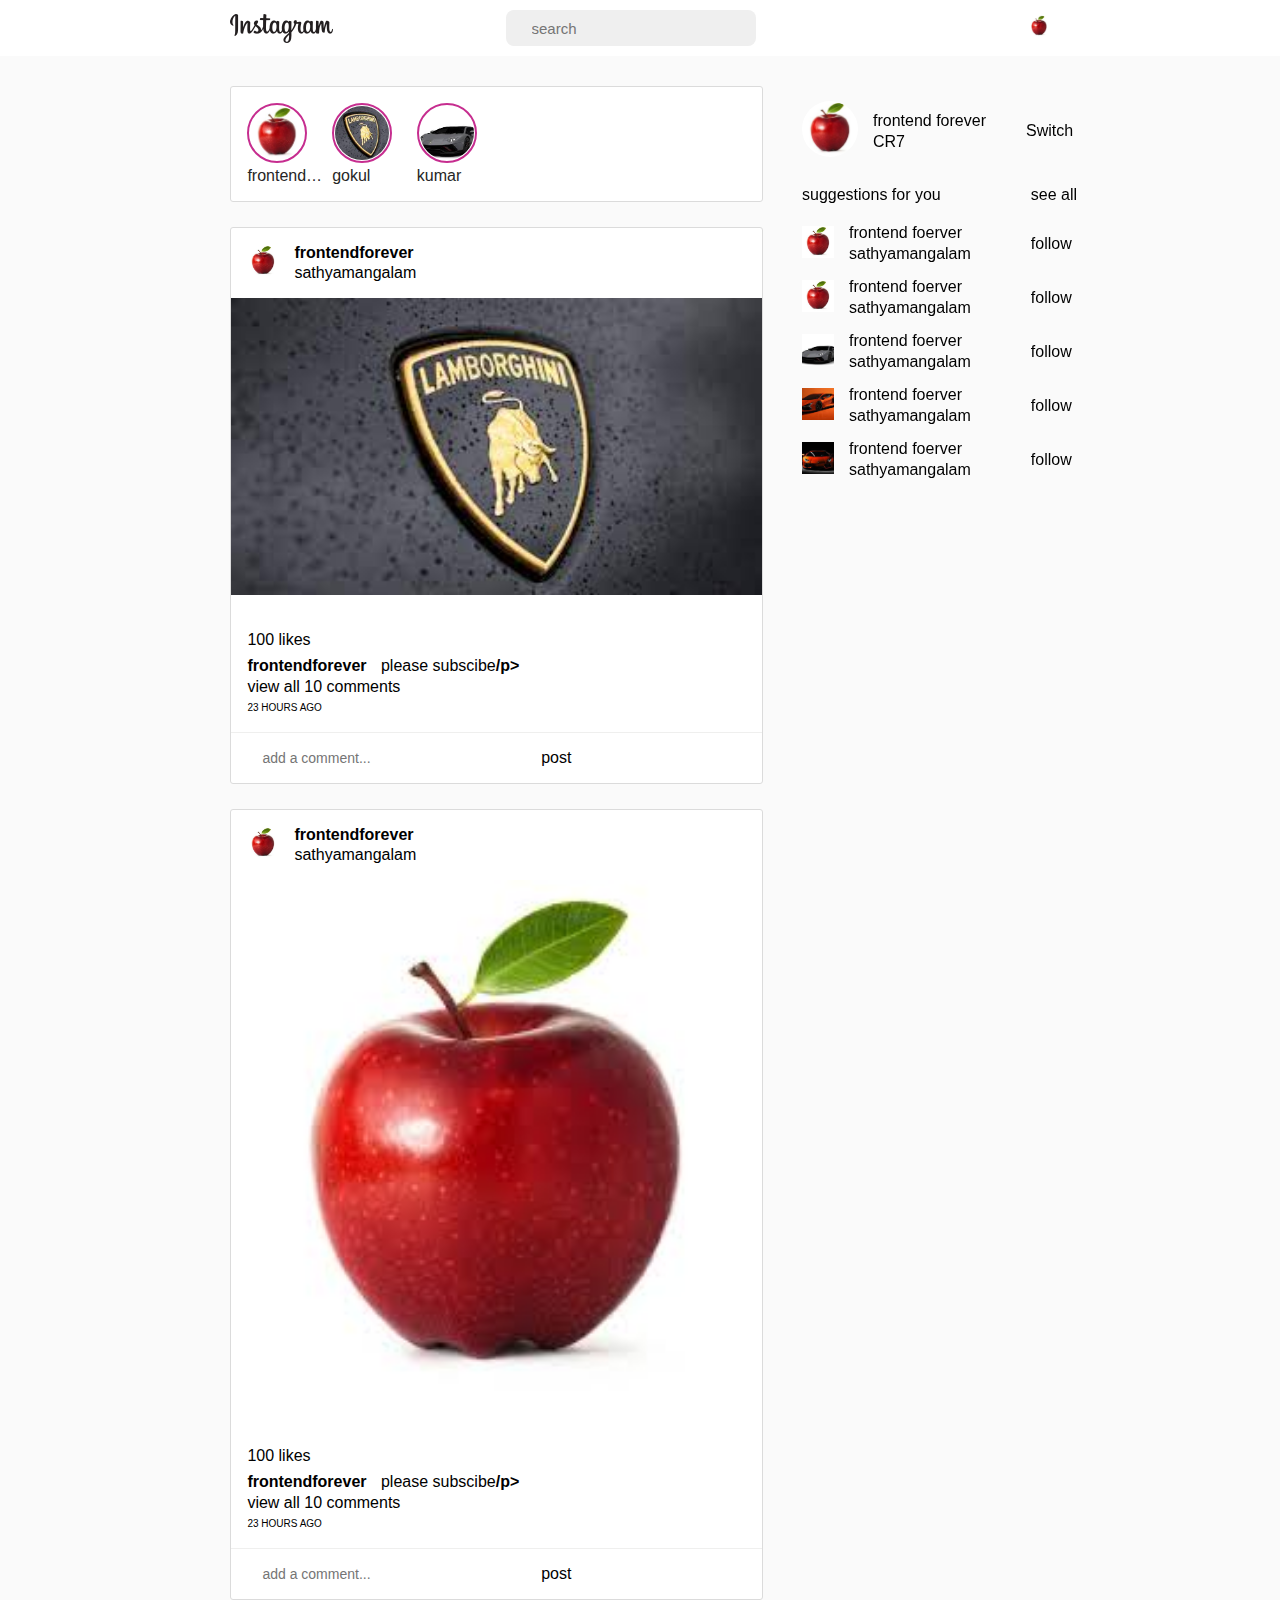
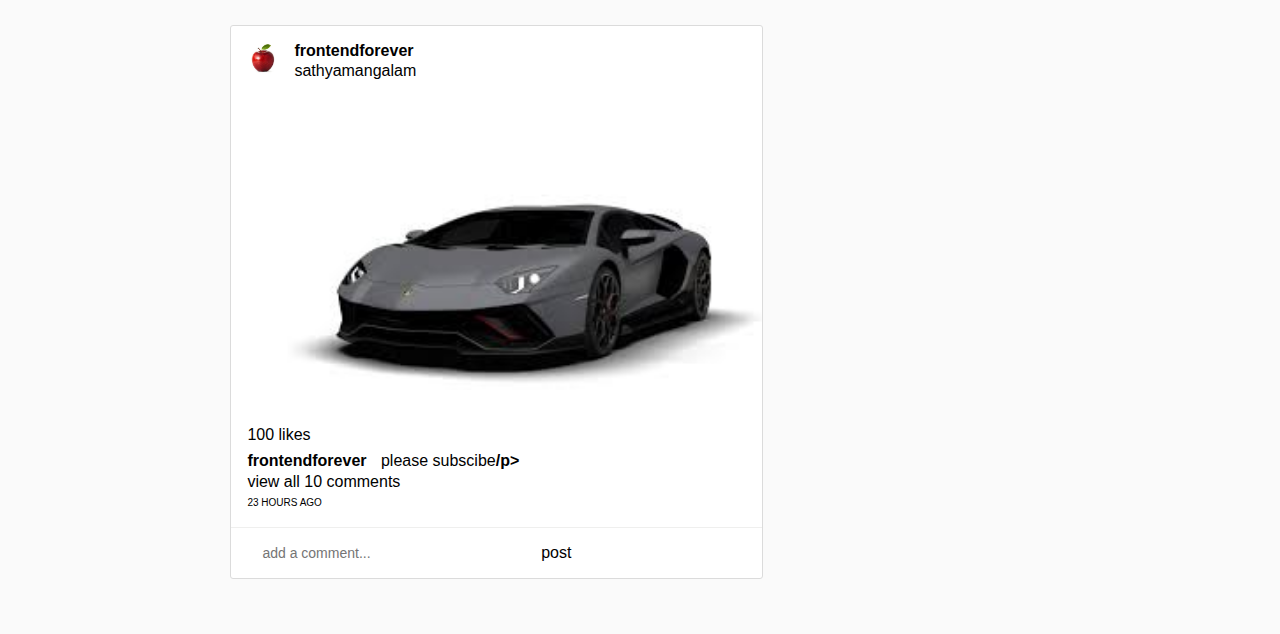
<file: index.html>
<!DOCTYPE html>
<html lang="en">

<head>

  <meta charset="UTF-8">
  <meta name="viewport" content="width=device-width, initial-scale=1.0">
  <title>instagram</title>
  <link rel="stylesheet" href="style.css">
  <link rel="stylesheet" href="https://cdnjs.cloudflare.com/ajax/libs/font-awesome/6.5.1/css/all.min.css"
    integrity="sha512-DTOQO9RWCH3ppGqcWaEA1BIZOC6xxalwEsw9c2QQeAIftl+Vegovlnee1c9QX4TctnWMn13TZye+giMm8e2LwA=="
    crossorigin="anonymous" referrerpolicy="no-referrer" />


</head>

<body>

  <div class="insta">
    <header>
      <div class="logo">
        <img src="insta.png" alt="**">
      </div>
      <div class="search-box">
        <i class="fa-solid fa-magnifying-glass"></i>
        <input type="search" placeholder="search">
      </div>
      <nav>
        <ul>
          <li><a href="#"><i class="fa-solid fa-house"></i></a></li>
          <li><a href="#"><i class="fab fa-facebook-messenger"></i></a></li>
          <li><a href="#"><i class="fa-solid fa-plus-square"></i></a></li>
          <li><a href="#"><i class="fa-solid fa-compass"></i></a></li>
          <li><a href="#"><i class="fa-solid fa-heart"></i></a></li>
          <li><a href="#"><img src="ff.jpg" alt="kjhsfkj"></a></li>





        </ul>
      </nav>
    </header>

    <section>
      <div class="left-side">
        <div class="story">
          <div class="stories">
            <a href="#"><img src="ff.jpg" width="60" height="60" alt="fff"></a>
            <p>frontendforever</p>
          </div>
          <div class="stories">
            <a href="#"><img src="bg.jpg" width="60" height="60" alt="fff"></a>
            <p>gokul</p>
          </div>
          <div class="stories">
            <a href="#"><img src="bg1.jpg" width="60" height="60" alt="fff"></a>
            <p>kumar</p>
          </div>
        </div>

        <div class="posts">
          <div class="post-title">
            <div class="post-left">
              <div class="image">
                <img src="ff.jpg" alt="ff" width="32" height="32">
              </div>
              <div class="details">
                <p class="name">frontendforever</p>
                <p class="location">sathyamangalam</p>
              </div>

            </div>
            <div class="post-right">
              <i class="fas fa-ellipsis-h"></i>
            </div>
          </div>
          <div class="post-content">
            <img src="bg.jpg" alt="ff" height="600" width="600">
          </div>

          <div class="post-footer">
            <div class="like-share-comment">
              <i class="far fa-heart"></i>
              <i class="far fa-comment"></i>
              <i class="far fa-paper-plane"></i>
            </div>
            <div class="save">
              <i class="far fa-bookmark"></i>
            </div>
          </div>

          <div class="post-footer-content">

            <p class="likes">100 likes</p>
            <p class="name">frontendforever <span>please subscibe</span>/p>
            <p class="comments">view all 10 comments</p>
            <p class="posting-time">23 HOURS AGO</p>
          </div>

          <div class="add-comment">
            <div class="left-side">
              <i class="far fa-smile-beam"></i>
              <input type="text" placeholder="add a comment...">
              <div class="right-side">

              </div>
              <p>post</p>
            </div>
          </div>



        </div>
        <div class="posts">
          <div class="post-title">
            <div class="post-left">
              <div class="image">
                <img src="ff.jpg" alt="ff" width="32" height="32">
              </div>
              <div class="details">
                <p class="name">frontendforever</p>
                <p class="location">sathyamangalam</p>
              </div>

            </div>
            <div class="post-right">
              <i class="fas fa-ellipsis-h"></i>
            </div>
          </div>
          <div class="post-content">
            <img src="ff.jpg" alt="ff" height="600" width="600">
          </div>

          <div class="post-footer">
            <div class="like-share-comment">
              <i class="far fa-heart"></i>
              <i class="far fa-comment"></i>
              <i class="far fa-paper-plane"></i>
            </div>
            <div class="save">
              <i class="far fa-bookmark"></i>
            </div>
          </div>

          <div class="post-footer-content">

            <p class="likes">100 likes</p>
            <p class="name">frontendforever <span>please subscibe</span>/p>
            <p class="comments">view all 10 comments</p>
            <p class="posting-time">23 HOURS AGO</p>
          </div>

          <div class="add-comment">
            <div class="left-side">
              <i class="far fa-smile-beam"></i>
              <input type="text" placeholder="add a comment...">
              <div class="right-side">

              </div>
              <p>post</p>
            </div>
          </div>



        </div>
        <div class="posts">
          <div class="post-title">
            <div class="post-left">
              <div class="image">
                <img src="ff.jpg" alt="ff" width="32" height="32">
              </div>
              <div class="details">
                <p class="name">frontendforever</p>
                <p class="location">sathyamangalam</p>
              </div>

            </div>
            <div class="post-right">
              <i class="fas fa-ellipsis-h"></i>
            </div>
          </div>
          <div class="post-content">
            <img src="bg1.jpg" alt="ff" height="600" width="600">
          </div>

          <div class="post-footer">
            <div class="like-share-comment">
              <i class="far fa-heart"></i>
              <i class="far fa-comment"></i>
              <i class="far fa-paper-plane"></i>
            </div>
            <div class="save">
              <i class="far fa-bookmark"></i>
            </div>
          </div>

          <div class="post-footer-content">

            <p class="likes">100 likes</p>
            <p class="name">frontendforever <span>please subscibe</span>/p>
            <p class="comments">view all 10 comments</p>
            <p class="posting-time">23 HOURS AGO</p>
          </div>

          <div class="add-comment">
            <div class="left-side">
              <i class="far fa-smile-beam"></i>
              <input type="text" placeholder="add a comment...">
              <div class="right-side">

              </div>
              <p>post</p>
            </div>
          </div>



        </div>
      </div>

      <div class="right-side">
        <div class="profile-title">
          <div class="profile-left">
            <div class="image">
              <img src="ff.jpg" alt="ff" width="56" height="56">
            </div>
            <div class="details">
              <p class="name">frontend forever</p>
              <p class="surname">CR7</p>

            </div>
          </div>
          <div class="profile-right">
            <p>Switch</p>
          </div>
        </div>

        <div class="suggestions">
          <p>suggestions for you</p>
          <p>see all</p>
        </div>
        <div class="suggestion-title">
          <div class="suggestion-left">
            <div class="image">
              <img src="ff.jpg" alt="ff" height="32" width="32">
            </div>
            <div class="details">
              <p class="name">frontend foerver</p>
              <p class="location">sathyamangalam</p>
            </div>
          </div>
          <div class="suggestion-right">
            <p>follow</p>
          </div>
        </div>

        <div class="suggestion-title">
          <div class="suggestion-left">
            <div class="image">
              <img src="ff.jpg" alt="ff" height="32" width="32">
            </div>
            <div class="details">
              <p class="name">frontend foerver</p>
              <p class="location">sathyamangalam</p>
            </div>
          </div>
          <div class="suggestion-right">
            <p>follow</p>
          </div>
        </div>
        <div class="suggestion-title">
          <div class="suggestion-left">
            <div class="image">
              <img src="bg1.jpg" alt="ff" height="32" width="32">
            </div>
            <div class="details">
              <p class="name">frontend foerver</p>
              <p class="location">sathyamangalam</p>
            </div>
          </div>
          <div class="suggestion-right">
            <p>follow</p>
          </div>
        </div>
        <div class="suggestion-title">
          <div class="suggestion-left">
            <div class="image">
              <img src="bg2.jpg" alt="ff" height="32" width="32">
            </div>
            <div class="details">
              <p class="name">frontend foerver</p>
              <p class="location">sathyamangalam</p>
            </div>
          </div>
          <div class="suggestion-right">
            <p>follow</p>
          </div>
        </div>
        <div class="suggestion-title">
          <div class="suggestion-left">
            <div class="image">
              <img src="bg3.jpg" alt="ff" height="32" width="32">
            </div>
            <div class="details">
              <p class="name">frontend foerver</p>
              <p class="location">sathyamangalam</p>
            </div>
          </div>
          <div class="suggestion-right">
            <p>follow</p>
          </div>
        </div>

      </div>


    </section>
  </div>
</body>

</html>
</file>
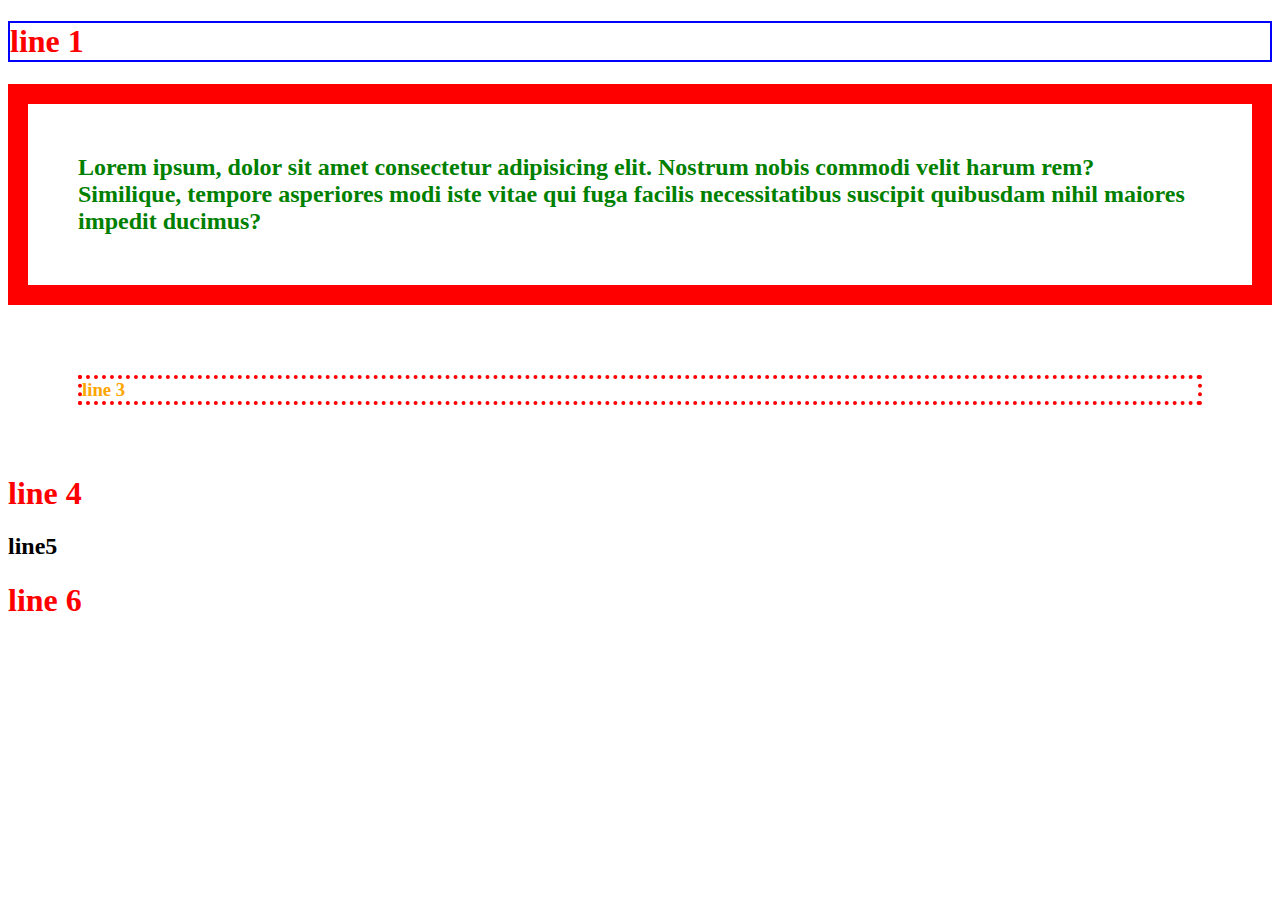
<file: rough.html>
<!DOCTYPE html>
<html lang="en">
<head>
    <meta charset="UTF-8">
    <meta name="viewport" content="width=device-width, initial-scale=1.0">
    <title>test</title>
<style>
h1{
color :red
}

</style>

</head>
<body>
    <h1  style="border: 2px solid blue;">line 1</h1>
    <h2 style="color: green; border: 20px solid red; padding: 50px;">Lorem ipsum, dolor sit amet consectetur adipisicing elit. Nostrum nobis commodi velit harum rem? Similique, tempore asperiores modi iste vitae qui fuga facilis necessitatibus suscipit quibusdam nihil maiores impedit ducimus?</h2>
    <h3 style="color:orange;border: 4px dotted red; margin: 70px;">line 3</h3>
    <h1>line 4</h1>
    <h2>line5</h2>
    <h1>line 6</h1>

</body>
</html>
</file>
<file: style.css>
*{
    margin: 0;
    padding: 0;
    box-sizing: border-box;
    font-family: sans-serif;
}   


/* header */

header{
    display: flex;
    justify-content: space-between;
    align-items: center;
    padding: 10px 18%;
    border-bottom : 1px solid rgba (219,219,219,1);
    background-color: white;
    position: sticky;
    top: 0;
    z-index: 10;
}
header .logo{
    height: 29px;
}
header .logo img{
    height: 100%;
    object-fit: contain;
}
header .search-box{
    width:250px;
    background-color: rgba(239,239,239,1);
    padding: 3px 16px ;
    display: flex;
    align-items: center;
    border-radius: 8px;
    /* border: 2px solid red; */
}
header .search-box input{
    height: 30px;
    border: none;
    outline: none;
    background-color: rgba(239,239,239,1);
    padding-left:10px;
    font-size: 15px;
    /* border: 2px solid blue; */
    color: #8e8e8e;
}
header nav ul{
    list-style: none;
    display: flex;
}
header nav ul li{
     margin-right:20px ;
}
    

header nav ul li:last-child{
    margin-right:0;
}

header nav ul li a img{
    width:22px;
    height:22px;
    border-radius: 50%;
    object-fit: cover;
}
header nav ul li a i{
    font-size: 22px;
    color:rgba(38,38,38,1);
}



/* body section */

section{
    padding:30px 18%;
    background-color:#fafafa;
    display: flex;
}
.left-side{
    width:65%;
}
.story{
    display:flex ;
    padding:16px;
    background-color:white;
    border:1px solid rgba(219,219,219,1);
    border-radius: 3px;
}
.story .stories{
    width: 17%;
}
    
 .story .stories a img{
    border-radius: 50%;
    border:2px solid #c62d8f;
    padding: 1px;
    object-fit: cover;
}
.story .stories p{
    width:90%;
    overflow: hidden;
    white-space: nowrap;
    text-overflow: ellipsis;
    color: #262626;
}






/*posts*/

.posts{
    margin:25px 0;
    background-color:white;
    border:1px solid rgba(219,219,219,1);
    border-radius: 3px;
}
.posts .post-title{
    display: flex; 
    justify-content: space-between; 
    align-items: center;
    padding: 16px;
}
.posts .post-title .post-left{
    display: flex;
    align-items: center;
}
.posts .post-title .post-left .image{
    margin-right: 15px;
}
.posts .post-title .post-left .image img{
    border-radius: 50%;
    object-fit: contain;
}
.posts .post-title .post-left .details .name{
    padding-bottom:2px;
    font-weight: bold;
}
.posts .post-content img{
    width:100%;
    height:100%;
    object-fit: cover;
}

.posts .post-footer{
   display:flex;
   justify-content: space-between;
   padding: 16px;

}
.posts .post-footer .like-share-comment{

    font-size:22px;
    margin-right:10px;
}
.posts .post-footer .save{

    font-size:22px;
}

.posts .post-footer-content{
    padding: 0 16px 16px 16px;
}
.posts .post-footer-content p{
    margin-bottom: 3px;
}
.posts .post-footer-content .likes{
    margin-bottom: 8px;
}
.posts .post-footer-content .name{
    font-weight: 600;
}
.posts .post-footer-content span{
    margin-left: 10px;
    font-weight: normal;
}
.posts .post-footer-content .posting-time{
    font-size: 10px;
    margin-top: 6px;
}


.posts .add-comment{
    padding: 16px;
    border-top: 1px solid #efefee;
    display: flex;
    align-items: center;
    justify-content: space-between;
}
.posts .add-comment .left-side{

    display: flex;
    align-items:center;
}
.posts .add-comment .left-side i{
    font-size: 22px;
    margin-right: 15px;
}
.posts .add-comment .left-side input {
    width: 100%;
    outline: none;
    border:none;
    font-size: 14px;
}
.right-side{
      width:35%;
      margin-top: 15px;
      position: fixed;
      right: 30px;
}
.right-side .profile-title{
    display: flex;
    align-items: center;
}
.right-side .profile-title .profile-left{
    display: flex;
    align-items: center;
    margin-right:40px;
}
.right-side .profile-title .profile-left  .image img{
    border-radius: 50%;
    margin-right:15px;
}
.right-side .profile-title .profile-left .details .name{
    padding-bottom: 3px;
}
.suggestions{
    display: flex;
    margin-top: 25px;
    margin-bottom: 20px;
}
.suggestions p{
    margin-right: 90px;
}
suggestions p:last-child{
    margin-right: 90px;
}
.suggestion-title{
    display: flex;
    align-items: center;
    margin-bottom: 15px;
}
.suggestion-title .suggestion-left{
    display: flex;
    align-items: center;
    margin-right: 60px;
}
.suggestion-title .suggestion-left .image img{
    border-radius:50;
    margin-right: 15px;
    object-fit: cover;
}
.suggestion-title .suggestion-left .details .name{
    padding-bottom: 3px;
}



/*media queries*/

@media (max-width:992px){
    header{
        padding: 10px 20px;
    }
    section .left-side{
        width: 100%;
    }
    section .right-side{
        display:none;
    }
    
    }

    @media (max-width:768px){
        header .search-box{
          display: none;  
        }
        section{
            padding: 30px 20px;
        }
        @media(max-width:576px){
            .story .stories{
             width:25%;   
            }
            header nav ul li{
                margin-right: 10px;
            } 
        }
    }
</file>
